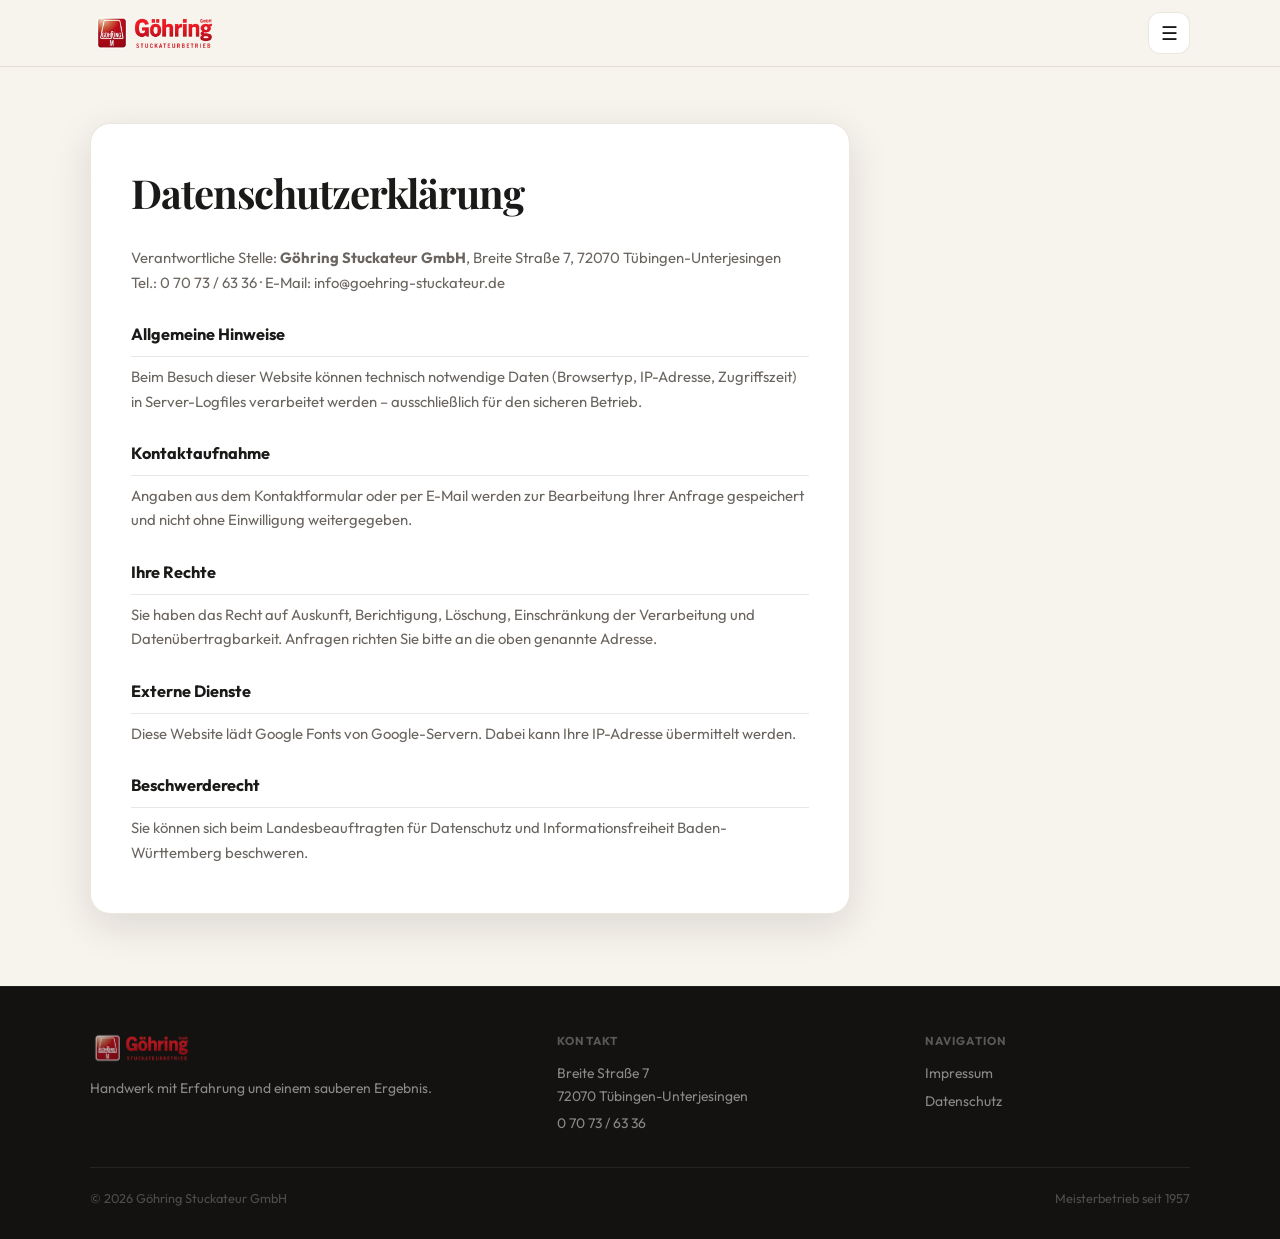
<file: datenschutz.html>
<!DOCTYPE html>
<html lang="de">
<head>
  <meta charset="UTF-8"/><meta name="viewport" content="width=device-width,initial-scale=1.0"/>
  <title>Datenschutz – Göhring Stuckateur GmbH</title>
  <link rel="preconnect" href="https://fonts.googleapis.com">
  <link rel="preconnect" href="https://fonts.gstatic.com" crossorigin>
  <link href="https://fonts.googleapis.com/css2?family=Playfair+Display:ital,wght@0,700;1,700&family=Outfit:wght@300;400;500;600;700&display=swap" rel="stylesheet">
  <link rel="stylesheet" href="styles.css"/>
</head>
<body>
<header class="site-header">
  <div class="container nav-wrap">
    <a href="index.html" class="brand"><img src="logo.png" alt="Göhring Stuckateur GmbH"></a>
    <button class="nav-toggle" aria-label="Menü">☰</button>
    <nav class="nav-dropdown">
      <a href="index.html">Startseite</a><a href="leistungen.html">Leistungen</a><a href="referenzen.html">Referenzen</a><a href="team.html">Team</a><a href="kontakt.html">Kontakt</a>
      <div class="nav-divider"></div><a href="impressum.html">Impressum</a><a href="datenschutz.html">Datenschutz</a>
    </nav>
  </div>
</header>
<main class="legal-page"><div class="container"><div class="legal-card">
  <h1>Datenschutzerklärung</h1>
  <p>Verantwortliche Stelle: <strong>Göhring Stuckateur GmbH</strong>, Breite Straße 7, 72070 Tübingen-Unterjesingen<br>
  Tel.: <a href="tel:+4970736336">0 70 73 / 63 36</a> · E-Mail: <a href="mailto:info@goehring-stuckateur.de">info@goehring-stuckateur.de</a></p>
  <h2>Allgemeine Hinweise</h2>
  <p>Beim Besuch dieser Website können technisch notwendige Daten (Browsertyp, IP-Adresse, Zugriffszeit) in Server-Logfiles verarbeitet werden – ausschließlich für den sicheren Betrieb.</p>
  <h2>Kontaktaufnahme</h2>
  <p>Angaben aus dem Kontaktformular oder per E-Mail werden zur Bearbeitung Ihrer Anfrage gespeichert und nicht ohne Einwilligung weitergegeben.</p>
  <h2>Ihre Rechte</h2>
  <p>Sie haben das Recht auf Auskunft, Berichtigung, Löschung, Einschränkung der Verarbeitung und Datenübertragbarkeit. Anfragen richten Sie bitte an die oben genannte Adresse.</p>
  <h2>Externe Dienste</h2>
  <p>Diese Website lädt Google Fonts von Google-Servern. Dabei kann Ihre IP-Adresse übermittelt werden.</p>
  <h2>Beschwerderecht</h2>
  <p>Sie können sich beim Landesbeauftragten für Datenschutz und Informationsfreiheit Baden-Württemberg beschweren.</p>
</div></div></main>
<footer class="site-footer"><div class="container">
  <div class="footer-grid">
    <div><img src="logo.png" alt="Logo" class="footer-logo"><p class="footer-tagline">Handwerk mit Erfahrung und einem sauberen Ergebnis.</p></div>
    <div><h4>Kontakt</h4><p>Breite Straße 7<br>72070 Tübingen-Unterjesingen</p><p><a href="tel:+4970736336">0 70 73 / 63 36</a></p></div>
    <div><h4>Navigation</h4><p><a href="impressum.html">Impressum</a></p><p><a href="datenschutz.html">Datenschutz</a></p></div>
  </div>
  <div class="footer-bottom"><span>© 2026 Göhring Stuckateur GmbH</span><span>Meisterbetrieb seit 1957</span></div>
</div></footer>
<script src="script.js"></script><script>initNav('datenschutz.html');</script>
</body></html>
</file>
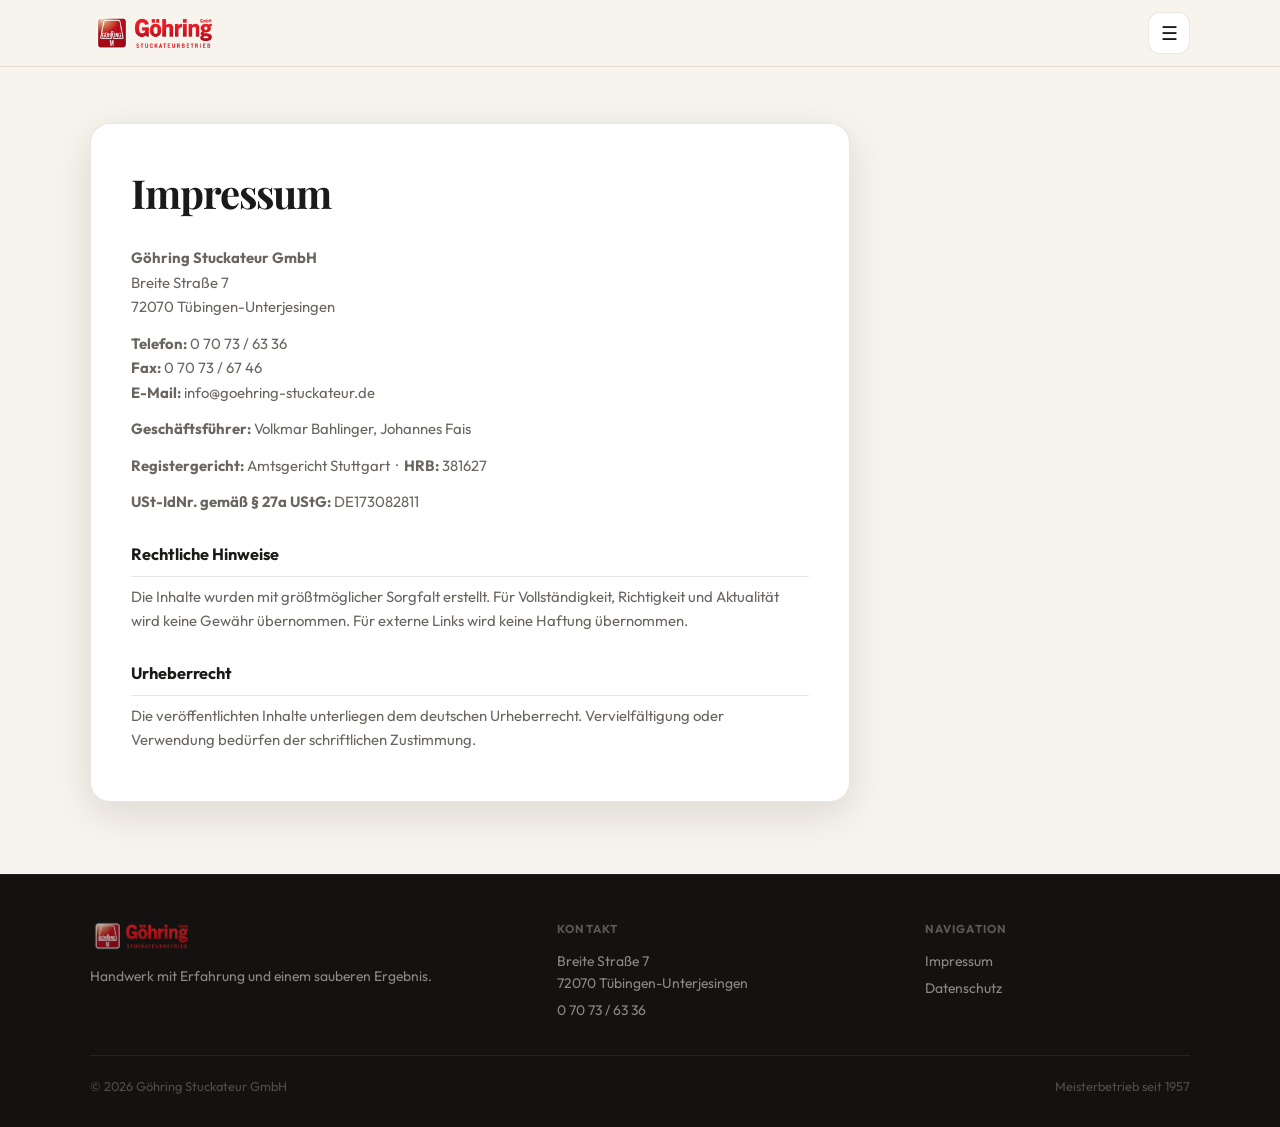
<file: impressum.html>
<!DOCTYPE html>
<html lang="de">
<head>
  <meta charset="UTF-8"/><meta name="viewport" content="width=device-width,initial-scale=1.0"/>
  <title>Impressum – Göhring Stuckateur GmbH</title>
  <link rel="preconnect" href="https://fonts.googleapis.com">
  <link rel="preconnect" href="https://fonts.gstatic.com" crossorigin>
  <link href="https://fonts.googleapis.com/css2?family=Playfair+Display:ital,wght@0,700;1,700&family=Outfit:wght@300;400;500;600;700&display=swap" rel="stylesheet">
  <link rel="stylesheet" href="styles.css"/>
</head>
<body>
<header class="site-header">
  <div class="container nav-wrap">
    <a href="index.html" class="brand"><img src="logo.png" alt="Göhring Stuckateur GmbH"></a>
    <button class="nav-toggle" aria-label="Menü">☰</button>
    <nav class="nav-dropdown">
      <a href="index.html">Startseite</a><a href="leistungen.html">Leistungen</a><a href="referenzen.html">Referenzen</a><a href="team.html">Team</a><a href="kontakt.html">Kontakt</a>
      <div class="nav-divider"></div><a href="impressum.html">Impressum</a><a href="datenschutz.html">Datenschutz</a>
    </nav>
  </div>
</header>
<main class="legal-page"><div class="container"><div class="legal-card">
  <h1>Impressum</h1>
  <p><strong>Göhring Stuckateur GmbH</strong><br>Breite Straße 7<br>72070 Tübingen-Unterjesingen</p>
  <p><strong>Telefon:</strong> <a href="tel:+4970736336">0 70 73 / 63 36</a><br><strong>Fax:</strong> 0 70 73 / 67 46<br><strong>E-Mail:</strong> <a href="mailto:info@goehring-stuckateur.de">info@goehring-stuckateur.de</a></p>
  <p><strong>Geschäftsführer:</strong> Volkmar Bahlinger, Johannes Fais</p>
  <p><strong>Registergericht:</strong> Amtsgericht Stuttgart &nbsp;·&nbsp; <strong>HRB:</strong> 381627</p>
  <p><strong>USt-IdNr. gemäß § 27a UStG:</strong> DE173082811</p>
  <h2>Rechtliche Hinweise</h2>
  <p>Die Inhalte wurden mit größtmöglicher Sorgfalt erstellt. Für Vollständigkeit, Richtigkeit und Aktualität wird keine Gewähr übernommen. Für externe Links wird keine Haftung übernommen.</p>
  <h2>Urheberrecht</h2>
  <p>Die veröffentlichten Inhalte unterliegen dem deutschen Urheberrecht. Vervielfältigung oder Verwendung bedürfen der schriftlichen Zustimmung.</p>
</div></div></main>
<footer class="site-footer"><div class="container">
  <div class="footer-grid">
    <div><img src="logo.png" alt="Logo" class="footer-logo"><p class="footer-tagline">Handwerk mit Erfahrung und einem sauberen Ergebnis.</p></div>
    <div><h4>Kontakt</h4><p>Breite Straße 7<br>72070 Tübingen-Unterjesingen</p><p><a href="tel:+4970736336">0 70 73 / 63 36</a></p></div>
    <div><h4>Navigation</h4><p><a href="impressum.html">Impressum</a></p><p><a href="datenschutz.html">Datenschutz</a></p></div>
  </div>
  <div class="footer-bottom"><span>© 2026 Göhring Stuckateur GmbH</span><span>Meisterbetrieb seit 1957</span></div>
</div></footer>
<script src="script.js"></script><script>initNav('impressum.html');</script>
</body></html>
</file>
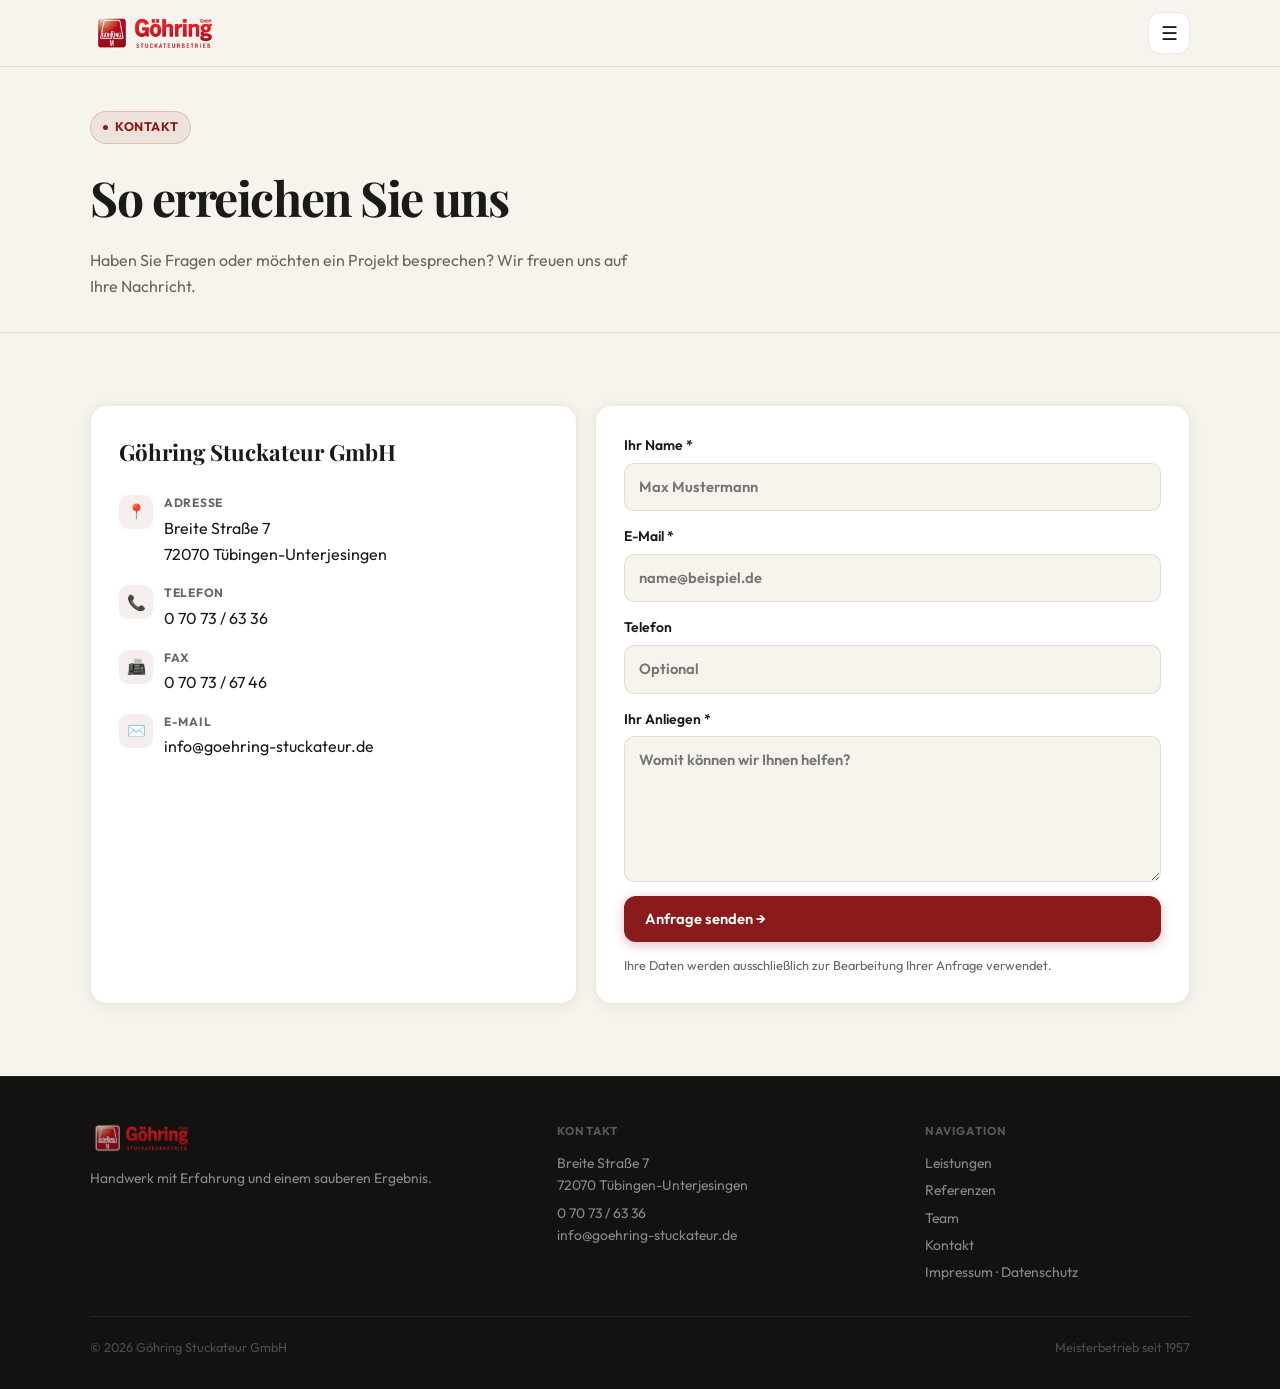
<file: kontakt.html>
<!DOCTYPE html>
<html lang="de">
<head>
  <meta charset="UTF-8"/><meta name="viewport" content="width=device-width,initial-scale=1.0"/>
  <title>Kontakt – Göhring Stuckateur GmbH</title>
  <link rel="preconnect" href="https://fonts.googleapis.com">
  <link rel="preconnect" href="https://fonts.gstatic.com" crossorigin>
  <link href="https://fonts.googleapis.com/css2?family=Playfair+Display:ital,wght@0,700;1,700&family=Outfit:wght@300;400;500;600;700&display=swap" rel="stylesheet">
  <link rel="stylesheet" href="styles.css"/>
</head>
<body>
<header class="site-header">
  <div class="container nav-wrap">
    <a href="index.html" class="brand"><img src="logo.png" alt="Göhring Stuckateur GmbH"></a>
    <button class="nav-toggle" aria-label="Menü">☰</button>
    <nav class="nav-dropdown">
      <a href="index.html">Startseite</a><a href="leistungen.html">Leistungen</a><a href="referenzen.html">Referenzen</a><a href="team.html">Team</a><a href="kontakt.html">Kontakt</a>
      <div class="nav-divider"></div><a href="impressum.html">Impressum</a><a href="datenschutz.html">Datenschutz</a>
    </nav>
  </div>
</header>
<main>
  <div class="page-hero section-alt"><div class="container">
    <div class="eyebrow">Kontakt</div>
    <h1>So erreichen Sie uns</h1>
    <p>Haben Sie Fragen oder möchten ein Projekt besprechen? Wir freuen uns auf Ihre Nachricht.</p>
  </div></div>
  <section class="section"><div class="container">
    <div class="contact-grid">
      <div class="contact-card">
        <h2>Göhring Stuckateur GmbH</h2>
        <div class="contact-detail">
          <div class="contact-detail-icon">📍</div>
          <div><strong>Adresse</strong><span>Breite Straße 7<br>72070 Tübingen-Unterjesingen</span></div>
        </div>
        <div class="contact-detail">
          <div class="contact-detail-icon">📞</div>
          <div><strong>Telefon</strong><a href="tel:+4970736336">0 70 73 / 63 36</a></div>
        </div>
        <div class="contact-detail">
          <div class="contact-detail-icon">📠</div>
          <div><strong>Fax</strong><span>0 70 73 / 67 46</span></div>
        </div>
        <div class="contact-detail">
          <div class="contact-detail-icon">✉️</div>
          <div><strong>E-Mail</strong><a href="mailto:info@goehring-stuckateur.de">info@goehring-stuckateur.de</a></div>
        </div>
      </div>
      <form class="contact-form" onsubmit="handleFormSubmit(event)">
        <label>Ihr Name *<input type="text" name="name" placeholder="Max Mustermann" required></label>
        <label>E-Mail *<input type="email" name="email" placeholder="name@beispiel.de" required></label>
        <label>Telefon<input type="text" name="phone" placeholder="Optional"></label>
        <label>Ihr Anliegen *<textarea name="message" rows="5" placeholder="Womit können wir Ihnen helfen?" required></textarea></label>
        <button class="btn btn-primary" type="submit">Anfrage senden →</button>
        <p class="form-note">Ihre Daten werden ausschließlich zur Bearbeitung Ihrer Anfrage verwendet.</p>
      </form>
    </div>
  </div></section>
</main>
<footer class="site-footer"><div class="container">
  <div class="footer-grid">
    <div><img src="logo.png" alt="Logo" class="footer-logo"><p class="footer-tagline">Handwerk mit Erfahrung und einem sauberen Ergebnis.</p></div>
    <div><h4>Kontakt</h4><p>Breite Straße 7<br>72070 Tübingen-Unterjesingen</p><p><a href="tel:+4970736336">0 70 73 / 63 36</a><br><a href="mailto:info@goehring-stuckateur.de">info@goehring-stuckateur.de</a></p></div>
    <div><h4>Navigation</h4><p><a href="leistungen.html">Leistungen</a></p><p><a href="referenzen.html">Referenzen</a></p><p><a href="team.html">Team</a></p><p><a href="kontakt.html">Kontakt</a></p><p><a href="impressum.html">Impressum</a> · <a href="datenschutz.html">Datenschutz</a></p></div>
  </div>
  <div class="footer-bottom"><span>© 2026 Göhring Stuckateur GmbH</span><span>Meisterbetrieb seit 1957</span></div>
</div></footer>
<script src="script.js"></script><script>initNav('kontakt.html');</script>
</body></html>
</file>
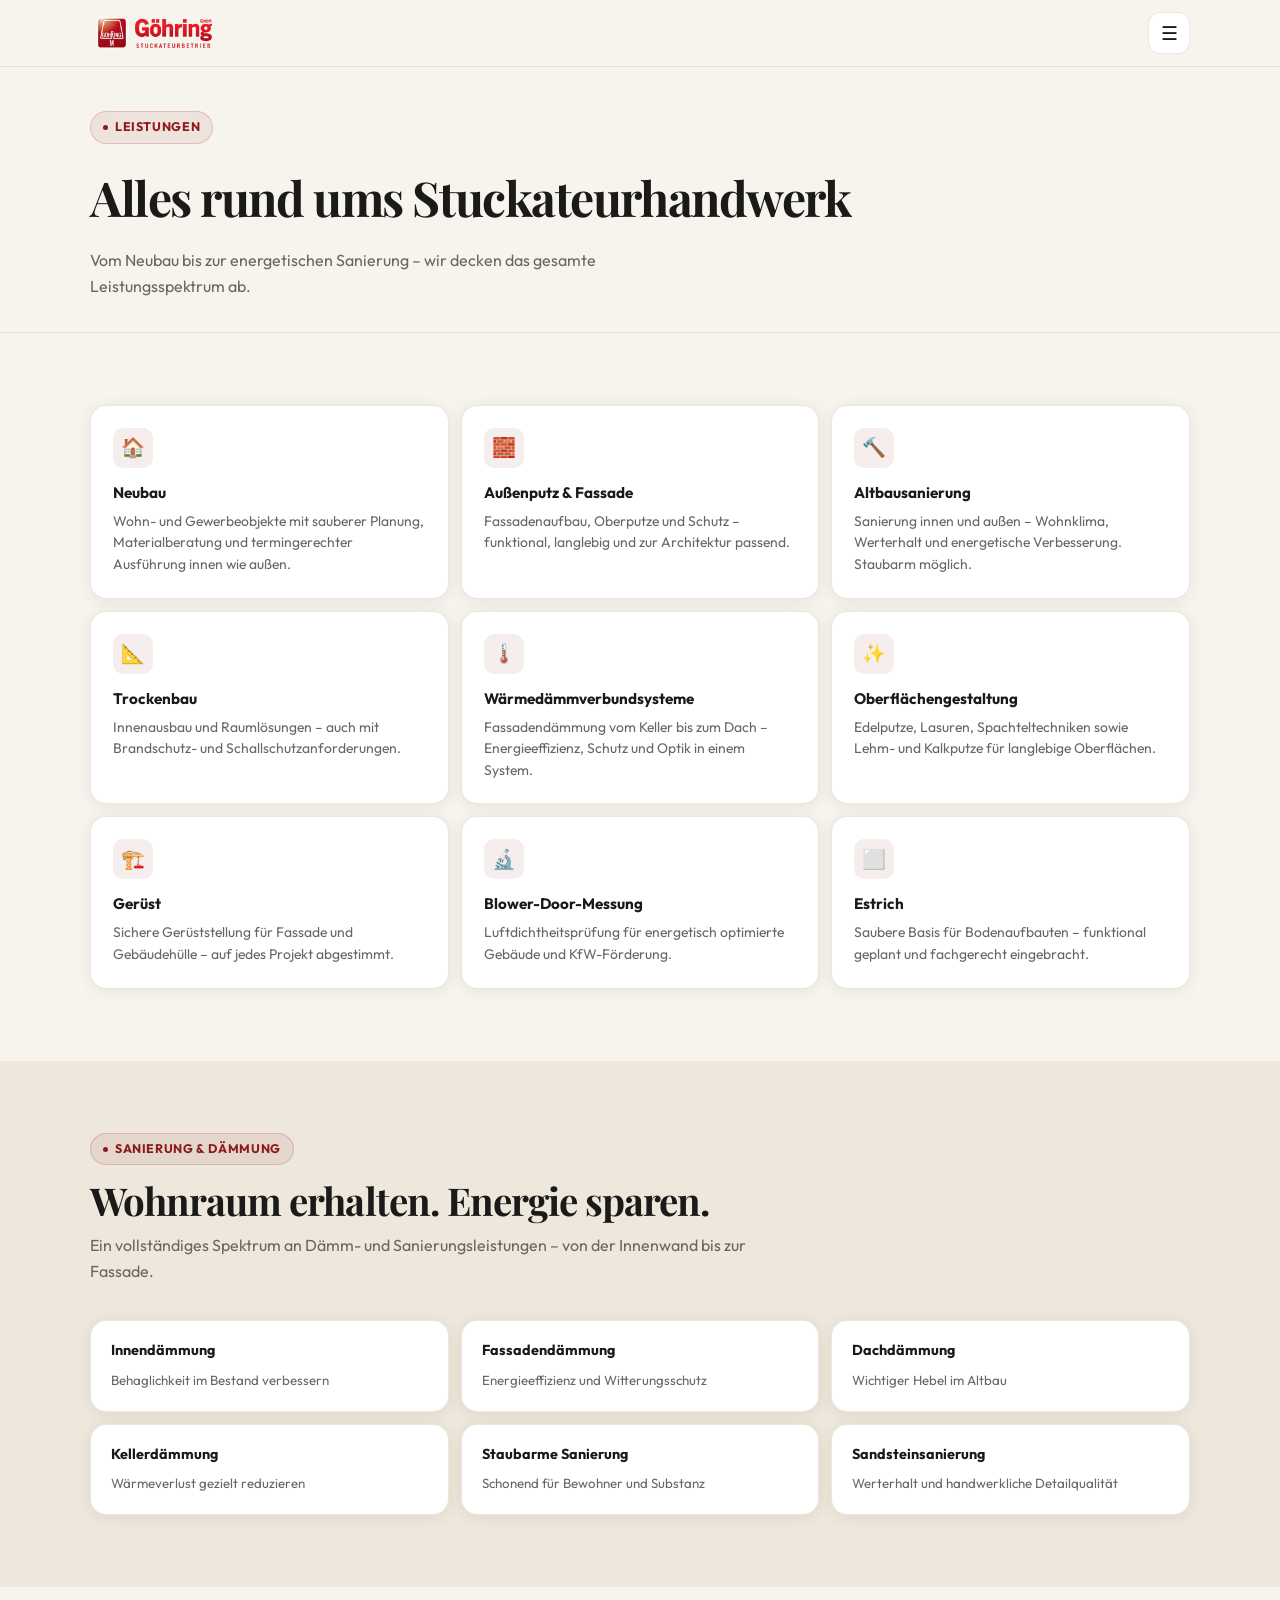
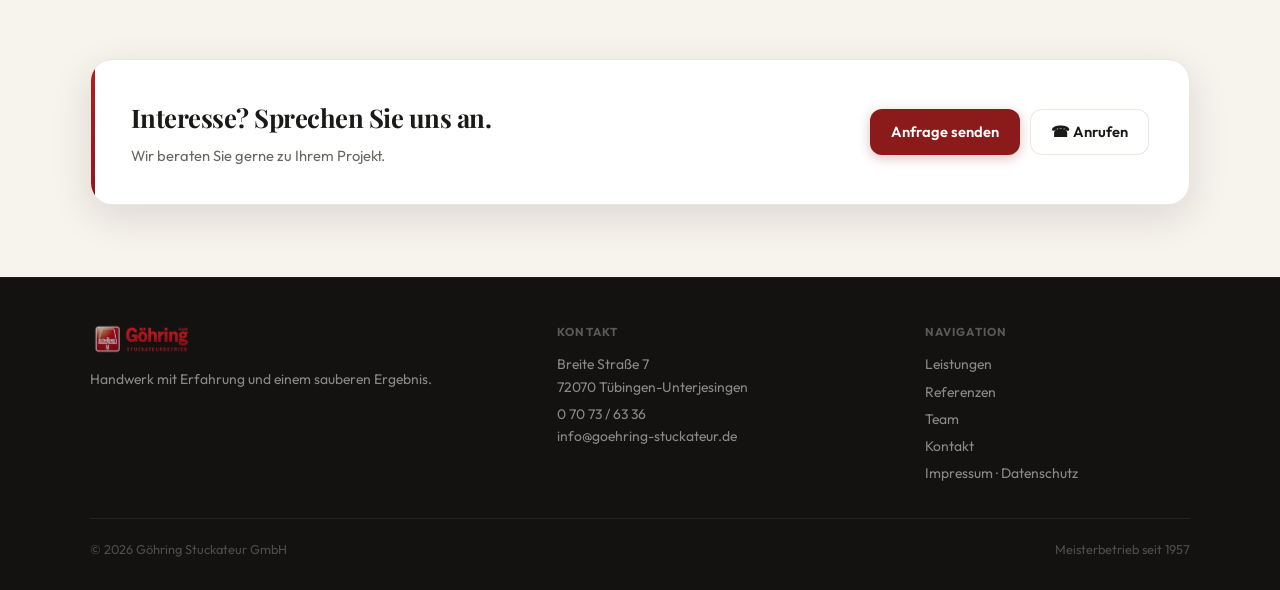
<file: leistungen.html>
<!DOCTYPE html>
<html lang="de">
<head>
  <meta charset="UTF-8"/><meta name="viewport" content="width=device-width,initial-scale=1.0"/>
  <title>Leistungen – Göhring Stuckateur GmbH</title>
  <link rel="preconnect" href="https://fonts.googleapis.com">
  <link rel="preconnect" href="https://fonts.gstatic.com" crossorigin>
  <link href="https://fonts.googleapis.com/css2?family=Playfair+Display:ital,wght@0,700;1,700&family=Outfit:wght@300;400;500;600;700&display=swap" rel="stylesheet">
  <link rel="stylesheet" href="styles.css"/>
</head>
<body>
<header class="site-header">
  <div class="container nav-wrap">
    <a href="index.html" class="brand"><img src="logo.png" alt="Göhring Stuckateur GmbH"></a>
    <button class="nav-toggle" aria-label="Menü">☰</button>
    <nav class="nav-dropdown">
      <a href="index.html">Startseite</a><a href="leistungen.html">Leistungen</a><a href="referenzen.html">Referenzen</a><a href="team.html">Team</a><a href="kontakt.html">Kontakt</a>
      <div class="nav-divider"></div><a href="impressum.html">Impressum</a><a href="datenschutz.html">Datenschutz</a>
    </nav>
  </div>
</header>
<main>
  <div class="page-hero"><div class="container">
    <div class="eyebrow">Leistungen</div>
    <h1>Alles rund ums Stuckateurhandwerk</h1>
    <p>Vom Neubau bis zur energetischen Sanierung – wir decken das gesamte Leistungsspektrum ab.</p>
  </div></div>

  <section class="section"><div class="container">
    <div class="cards cards-3">
      <article class="card"><div class="card-icon">🏠</div><h3>Neubau</h3><p>Wohn- und Gewerbeobjekte mit sauberer Planung, Materialberatung und termingerechter Ausführung innen wie außen.</p></article>
      <article class="card"><div class="card-icon">🧱</div><h3>Außenputz &amp; Fassade</h3><p>Fassadenaufbau, Oberputze und Schutz – funktional, langlebig und zur Architektur passend.</p></article>
      <article class="card"><div class="card-icon">🔨</div><h3>Altbausanierung</h3><p>Sanierung innen und außen – Wohnklima, Werterhalt und energetische Verbesserung. Staubarm möglich.</p></article>
      <article class="card"><div class="card-icon">📐</div><h3>Trockenbau</h3><p>Innenausbau und Raumlösungen – auch mit Brandschutz- und Schallschutzanforderungen.</p></article>
      <article class="card"><div class="card-icon">🌡️</div><h3>Wärmedämmverbundsysteme</h3><p>Fassadendämmung vom Keller bis zum Dach – Energieeffizienz, Schutz und Optik in einem System.</p></article>
      <article class="card"><div class="card-icon">✨</div><h3>Oberflächengestaltung</h3><p>Edelputze, Lasuren, Spachteltechniken sowie Lehm- und Kalkputze für langlebige Oberflächen.</p></article>
      <article class="card"><div class="card-icon">🏗️</div><h3>Gerüst</h3><p>Sichere Gerüststellung für Fassade und Gebäudehülle – auf jedes Projekt abgestimmt.</p></article>
      <article class="card"><div class="card-icon">🔬</div><h3>Blower-Door-Messung</h3><p>Luftdichtheitsprüfung für energetisch optimierte Gebäude und KfW-Förderung.</p></article>
      <article class="card"><div class="card-icon">⬜</div><h3>Estrich</h3><p>Saubere Basis für Bodenaufbauten – funktional geplant und fachgerecht eingebracht.</p></article>
    </div>
  </div></section>

  <section class="section section-alt"><div class="container">
    <div class="section-head">
      <div class="eyebrow">Sanierung &amp; Dämmung</div>
      <h2>Wohnraum erhalten. Energie sparen.</h2>
      <p class="section-lead">Ein vollständiges Spektrum an Dämm- und Sanierungsleistungen – von der Innenwand bis zur Fassade.</p>
    </div>
    <div class="feature-grid">
      <div class="feature-box"><strong>Innendämmung</strong><span>Behaglichkeit im Bestand verbessern</span></div>
      <div class="feature-box"><strong>Fassadendämmung</strong><span>Energieeffizienz und Witterungsschutz</span></div>
      <div class="feature-box"><strong>Dachdämmung</strong><span>Wichtiger Hebel im Altbau</span></div>
      <div class="feature-box"><strong>Kellerdämmung</strong><span>Wärmeverlust gezielt reduzieren</span></div>
      <div class="feature-box"><strong>Staubarme Sanierung</strong><span>Schonend für Bewohner und Substanz</span></div>
      <div class="feature-box"><strong>Sandsteinsanierung</strong><span>Werterhalt und handwerkliche Detailqualität</span></div>
    </div>
  </div></section>

  <section class="section"><div class="container"><div class="cta-panel">
    <div><h2>Interesse? Sprechen Sie uns an.</h2><p>Wir beraten Sie gerne zu Ihrem Projekt.</p></div>
    <div class="cta-actions">
      <a class="btn btn-primary" href="kontakt.html">Anfrage senden</a>
      <a class="btn btn-secondary" href="tel:+4970736336">☎ Anrufen</a>
    </div>
  </div></div></section>
</main>
<footer class="site-footer"><div class="container">
  <div class="footer-grid">
    <div><img src="logo.png" alt="Logo" class="footer-logo"><p class="footer-tagline">Handwerk mit Erfahrung und einem sauberen Ergebnis.</p></div>
    <div><h4>Kontakt</h4><p>Breite Straße 7<br>72070 Tübingen-Unterjesingen</p><p><a href="tel:+4970736336">0 70 73 / 63 36</a><br><a href="mailto:info@goehring-stuckateur.de">info@goehring-stuckateur.de</a></p></div>
    <div><h4>Navigation</h4><p><a href="leistungen.html">Leistungen</a></p><p><a href="referenzen.html">Referenzen</a></p><p><a href="team.html">Team</a></p><p><a href="kontakt.html">Kontakt</a></p><p><a href="impressum.html">Impressum</a> · <a href="datenschutz.html">Datenschutz</a></p></div>
  </div>
  <div class="footer-bottom"><span>© 2026 Göhring Stuckateur GmbH</span><span>Meisterbetrieb seit 1957</span></div>
</div></footer>
<script src="script.js"></script><script>initNav('leistungen.html');</script>
</body></html>
</file>
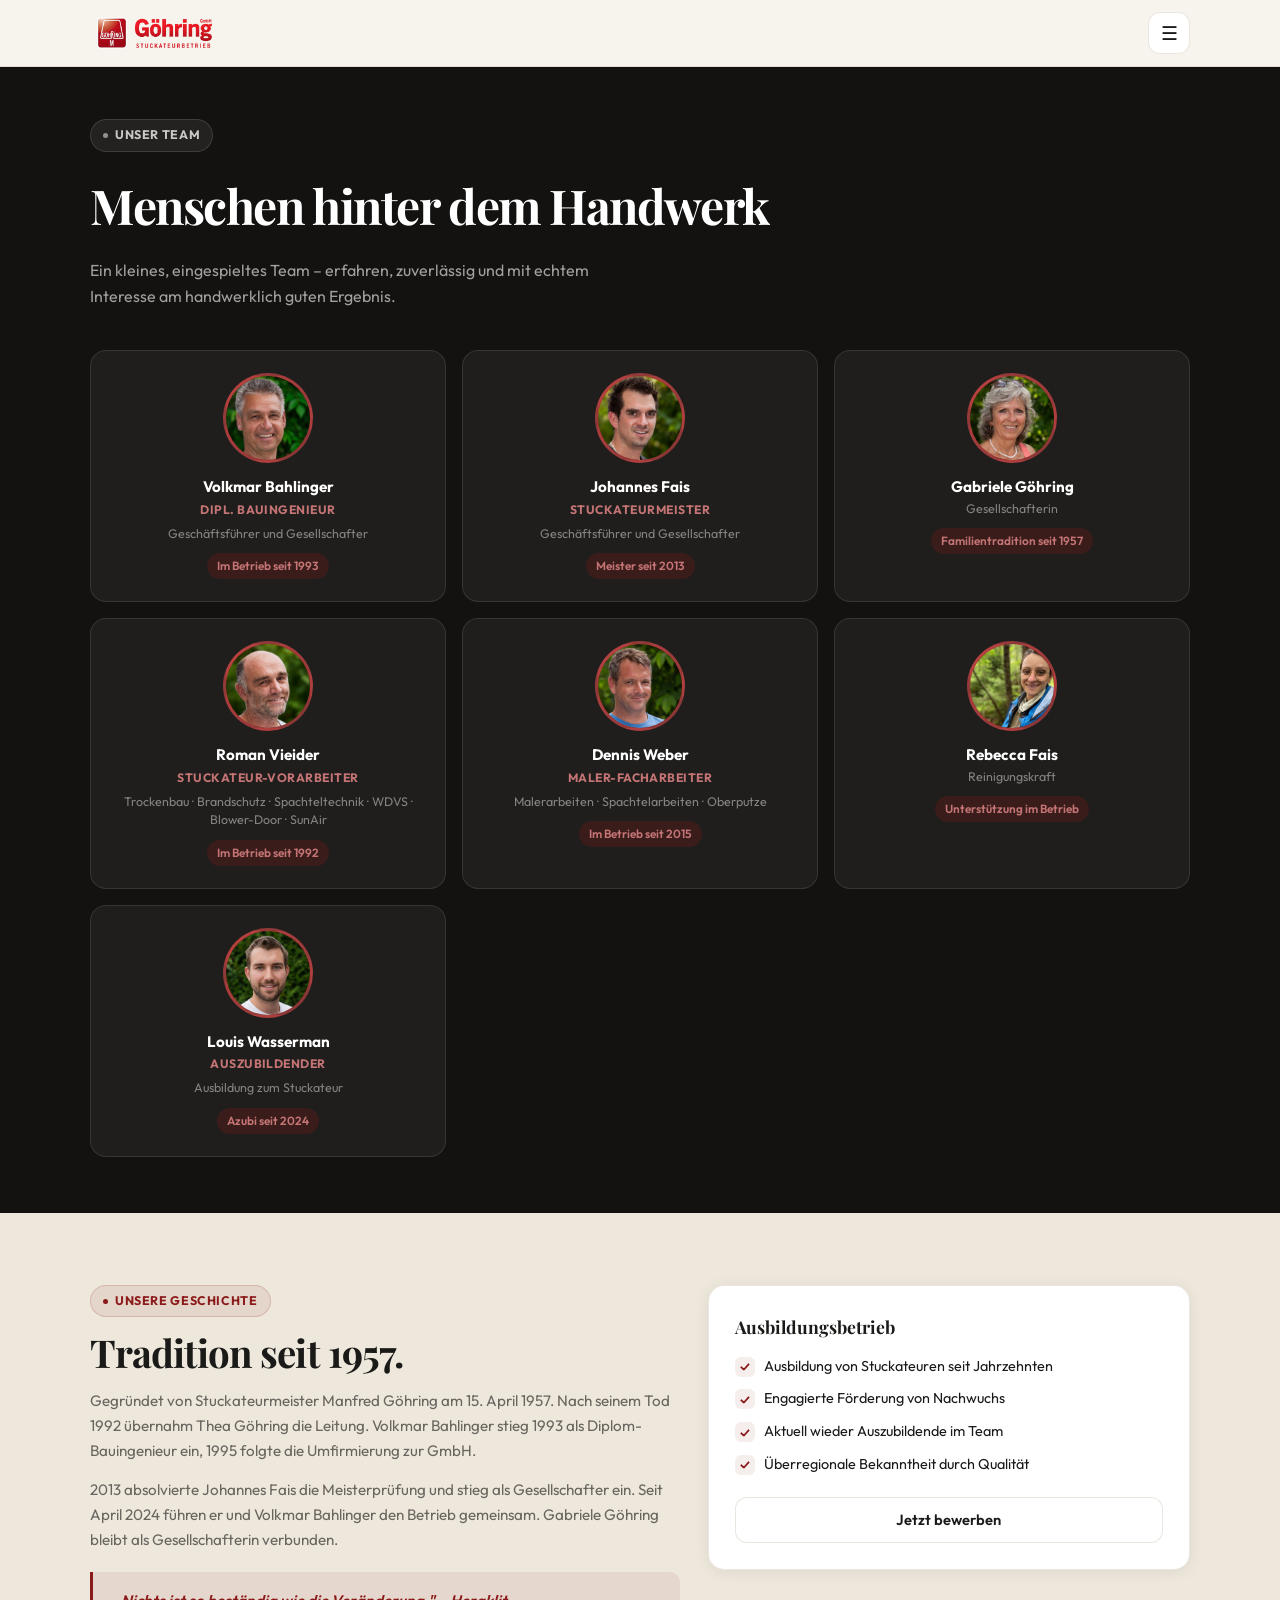
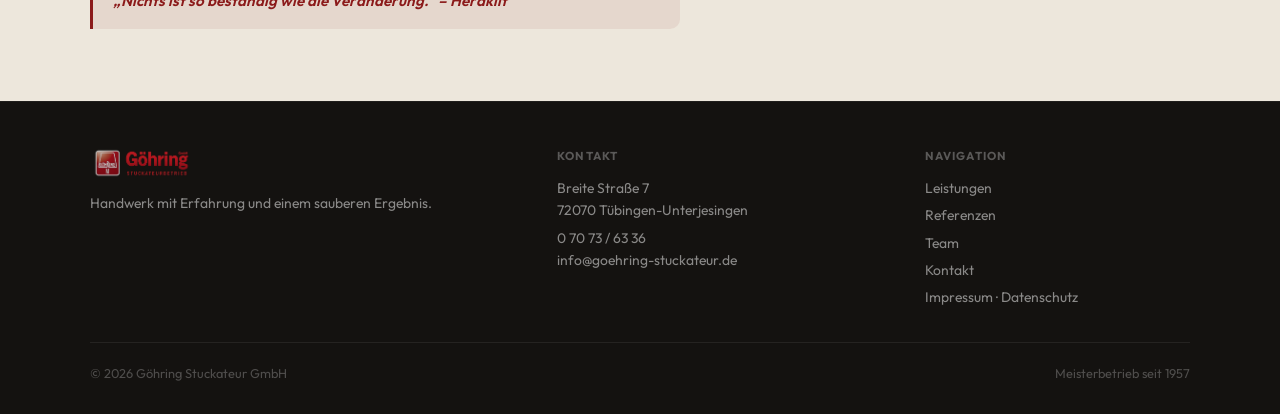
<file: team.html>
<!DOCTYPE html>
<html lang="de">
<head>
  <meta charset="UTF-8"/><meta name="viewport" content="width=device-width,initial-scale=1.0"/>
  <title>Team – Göhring Stuckateur GmbH</title>
  <link rel="preconnect" href="https://fonts.googleapis.com">
  <link rel="preconnect" href="https://fonts.gstatic.com" crossorigin>
  <link href="https://fonts.googleapis.com/css2?family=Playfair+Display:ital,wght@0,700;1,700&family=Outfit:wght@300;400;500;600;700&display=swap" rel="stylesheet">
  <link rel="stylesheet" href="styles.css"/>
</head>
<body>
<header class="site-header">
  <div class="container nav-wrap">
    <a href="index.html" class="brand"><img src="logo.png" alt="Göhring Stuckateur GmbH"></a>
    <button class="nav-toggle" aria-label="Menü">☰</button>
    <nav class="nav-dropdown">
      <a href="index.html">Startseite</a><a href="leistungen.html">Leistungen</a><a href="referenzen.html">Referenzen</a><a href="team.html">Team</a><a href="kontakt.html">Kontakt</a>
      <div class="nav-divider"></div><a href="impressum.html">Impressum</a><a href="datenschutz.html">Datenschutz</a>
    </nav>
  </div>
</header>
<main>
  <section class="section-dark" style="padding:52px 0 56px">
    <div class="container">
      <div class="eyebrow">Unser Team</div>
      <h1 style="font-family:'Playfair Display',serif;font-size:clamp(2rem,4vw,3rem);letter-spacing:-.03em;color:#fff;margin-bottom:12px">Menschen hinter dem Handwerk</h1>
      <p style="color:rgba(255,255,255,.6);max-width:500px">Ein kleines, eingespieltes Team – erfahren, zuverlässig und mit echtem Interesse am handwerklich guten Ergebnis.</p>

      <div class="team-grid" style="margin-top:40px">
        <div class="team-card">
          <div class="team-avatar"><img src="volkmar-bahlinger.jpg" alt="Volkmar Bahlinger"></div>
          <h3>Volkmar Bahlinger</h3>
          <div class="role-title">Dipl. Bauingenieur</div>
          <div class="role">Geschäftsführer und Gesellschafter</div>
          <span class="since">Im Betrieb seit 1993</span>
        </div>
        <div class="team-card">
          <div class="team-avatar"><img src="johannes-fais.jpg" alt="Johannes Fais"></div>
          <h3>Johannes Fais</h3>
          <div class="role-title">Stuckateurmeister</div>
          <div class="role">Geschäftsführer und Gesellschafter</div>
          <span class="since">Meister seit 2013</span>
        </div>
        <div class="team-card">
          <div class="team-avatar"><img src="gabriele-goehring.jpg" alt="Gabriele Göhring"></div>
          <h3>Gabriele Göhring</h3>
          <div class="role">Gesellschafterin</div>
          <span class="since">Familientradition seit 1957</span>
        </div>
        <div class="team-card">
          <div class="team-avatar"><img src="roman-vieider.jpg" alt="Roman Vieider"></div>
          <h3>Roman Vieider</h3>
          <div class="role-title">Stuckateur-Vorarbeiter</div>
          <div class="role">Trockenbau · Brandschutz · Spachteltechnik · WDVS · Blower-Door · SunAir</div>
          <span class="since">Im Betrieb seit 1992</span>
        </div>
        <div class="team-card">
          <div class="team-avatar"><img src="dennis-weber.jpg" alt="Dennis Weber"></div>
          <h3>Dennis Weber</h3>
          <div class="role-title">Maler-Facharbeiter</div>
          <div class="role">Malerarbeiten · Spachtelarbeiten · Oberputze</div>
          <span class="since">Im Betrieb seit 2015</span>
        </div>
        <div class="team-card">
          <div class="team-avatar"><img src="IMG_5150.jpeg" alt="Rebecca Fais"></div>
          <h3>Rebecca Fais</h3>
          <div class="role">Reinigungskraft</div>
          <span class="since">Unterstützung im Betrieb</span>
        </div>
        <div class="team-card">
          <div class="team-avatar"><img src="louis-wasserman.jpg" alt="Louis Wasserman"></div>
          <h3>Louis Wasserman</h3>
          <div class="role-title">Auszubildender</div>
          <div class="role">Ausbildung zum Stuckateur</div>
          <span class="since">Azubi seit 2024</span>
        </div>
      </div>
    </div>
  </section>

  <section class="section section-alt"><div class="container">
    <div class="split">
      <div>
        <div class="eyebrow">Unsere Geschichte</div>
        <h2>Tradition seit 1957.</h2>
        <p>Gegründet von Stuckateurmeister Manfred Göhring am 15. April 1957. Nach seinem Tod 1992 übernahm Thea Göhring die Leitung. Volkmar Bahlinger stieg 1993 als Diplom-Bauingenieur ein, 1995 folgte die Umfirmierung zur GmbH.</p>
        <p>2013 absolvierte Johannes Fais die Meisterprüfung und stieg als Gesellschafter ein. Seit April 2024 führen er und Volkmar Bahlinger den Betrieb gemeinsam. Gabriele Göhring bleibt als Gesellschafterin verbunden.</p>
        <div class="firm-quote"><p>„Nichts ist so beständig wie die Veränderung." – Heraklit</p></div>
      </div>
      <div class="info-panel">
        <h3>Ausbildungsbetrieb</h3>
        <ul class="check-list">
          <li>Ausbildung von Stuckateuren seit Jahrzehnten</li>
          <li>Engagierte Förderung von Nachwuchs</li>
          <li>Aktuell wieder Auszubildende im Team</li>
          <li>Überregionale Bekanntheit durch Qualität</li>
        </ul>
        <div style="margin-top:20px">
          <a class="btn btn-secondary" href="kontakt.html" style="width:100%;justify-content:center">Jetzt bewerben</a>
        </div>
      </div>
    </div>
  </div></section>
</main>
<footer class="site-footer"><div class="container">
  <div class="footer-grid">
    <div><img src="logo.png" alt="Logo" class="footer-logo"><p class="footer-tagline">Handwerk mit Erfahrung und einem sauberen Ergebnis.</p></div>
    <div><h4>Kontakt</h4><p>Breite Straße 7<br>72070 Tübingen-Unterjesingen</p><p><a href="tel:+4970736336">0 70 73 / 63 36</a><br><a href="mailto:info@goehring-stuckateur.de">info@goehring-stuckateur.de</a></p></div>
    <div><h4>Navigation</h4><p><a href="leistungen.html">Leistungen</a></p><p><a href="referenzen.html">Referenzen</a></p><p><a href="team.html">Team</a></p><p><a href="kontakt.html">Kontakt</a></p><p><a href="impressum.html">Impressum</a> · <a href="datenschutz.html">Datenschutz</a></p></div>
  </div>
  <div class="footer-bottom"><span>© 2026 Göhring Stuckateur GmbH</span><span>Meisterbetrieb seit 1957</span></div>
</div></footer>
<script src="script.js"></script><script>initNav('team.html');</script>
</body></html>
</file>
<file: styles.css>
@import url('https://fonts.googleapis.com/css2?family=Playfair+Display:ital,wght@0,700;1,700&family=Outfit:wght@300;400;500;600;700&display=swap');

:root {
  --bg: #f7f3ed;
  --surface: #ffffff;
  --text: #1a1a18;
  --muted: #6b6560;
  --line: rgba(26,26,24,0.1);
  --line-warm: rgba(130,90,50,0.15);
  --accent: #8b1a1a;
  --accent-mid: #b02020;
  --accent-light: rgba(139,26,26,0.08);
  --dark: #141210;
  --dark-2: #1e1a17;
  --radius: 16px;
  --shadow: 0 2px 16px rgba(26,22,18,0.07);
  --shadow-lg: 0 12px 40px rgba(26,22,18,0.12);
}

*{box-sizing:border-box;margin:0;padding:0}
html{scroll-behavior:smooth}
body{font-family:'Outfit',sans-serif;background:var(--bg);color:var(--text);line-height:1.65;-webkit-font-smoothing:antialiased}
a{color:inherit;text-decoration:none}
img{max-width:100%;display:block}
.container{width:min(1100px,calc(100% - 32px));margin:0 auto}

/* ── HEADER ── */
.site-header{
  position:sticky;top:0;z-index:200;
  background:rgba(247,243,237,0.94);
  backdrop-filter:blur(18px);
  border-bottom:1px solid var(--line-warm);
}
.nav-wrap{
  display:flex;align-items:center;justify-content:space-between;
  min-height:66px;gap:16px;position:relative;
}
.brand img{height:42px;width:auto}

.nav-toggle{
  display:flex;align-items:center;justify-content:center;
  width:42px;height:42px;border-radius:12px;
  border:1px solid var(--line-warm);background:var(--surface);
  cursor:pointer;font-size:1.2rem;color:var(--text);transition:background .2s;
}
.nav-toggle:hover{background:var(--accent-light)}

.nav-dropdown{
  position:absolute;top:calc(100% + 8px);right:0;
  background:var(--surface);border:1px solid var(--line-warm);
  border-radius:var(--radius);box-shadow:var(--shadow-lg);
  padding:8px;min-width:200px;
  display:none;flex-direction:column;gap:2px;z-index:300;
}
.nav-dropdown.open{display:flex}
.nav-dropdown a{
  padding:10px 14px;border-radius:10px;
  font-weight:500;font-size:.92rem;color:var(--muted);
  transition:background .15s,color .15s;
}
.nav-dropdown a:hover,.nav-dropdown a.active{background:var(--accent-light);color:var(--accent)}
.nav-divider{height:1px;background:var(--line);margin:4px 6px}

/* ── BUTTONS ── */
.btn{
  display:inline-flex;align-items:center;gap:7px;
  min-height:46px;padding:0 20px;border-radius:12px;
  font-weight:600;font-size:.92rem;border:1.5px solid transparent;
  cursor:pointer;transition:all .18s;font-family:'Outfit',sans-serif;
}
.btn-primary{background:var(--accent);color:#fff;box-shadow:0 3px 12px rgba(139,26,26,.28)}
.btn-primary:hover{background:#6e1212;transform:translateY(-1px);box-shadow:0 5px 18px rgba(139,26,26,.36)}
.btn-secondary{background:var(--surface);border-color:var(--line-warm);color:var(--text)}
.btn-secondary:hover{background:#f0ebe3;transform:translateY(-1px)}

/* ── EYEBROW ── */
.eyebrow{
  display:inline-flex;align-items:center;gap:7px;
  padding:5px 12px;border-radius:999px;
  background:var(--accent-light);border:1px solid rgba(139,26,26,.18);
  color:var(--accent);font-size:.78rem;font-weight:700;
  letter-spacing:.05em;text-transform:uppercase;margin-bottom:14px;
}
.eyebrow::before{content:'';width:5px;height:5px;border-radius:50%;background:var(--accent)}

/* ── HERO ── */
.hero{padding:64px 0 52px}
.hero-grid{display:grid;grid-template-columns:1fr 1fr;gap:48px;align-items:center}
.hero h1{
  font-family:'Playfair Display',serif;
  font-size:clamp(2.2rem,5vw,4rem);
  letter-spacing:-.035em;line-height:1.06;margin-bottom:18px;
}
.hero h1 em{font-style:italic;color:var(--accent)}
.hero-lead{color:var(--muted);font-size:1.02rem;margin-bottom:26px;max-width:500px}
.hero-actions{display:flex;gap:10px;flex-wrap:wrap;margin-bottom:28px}
.hero-facts{list-style:none;display:flex;gap:20px;flex-wrap:wrap}
.hero-facts li{display:flex;align-items:center;gap:6px;color:var(--muted);font-weight:600;font-size:.84rem}
.hero-facts li::before{content:'✓';color:var(--accent);font-weight:800}

/* Hero-Bild */
.hero-img-wrap{
  border-radius:24px;overflow:hidden;
  box-shadow:var(--shadow-lg);
  aspect-ratio:4/3;
  position:relative;
}
.hero-img-wrap img{width:100%;height:100%;object-fit:cover}
.hero-img-badge{
  position:absolute;bottom:20px;left:20px;
  background:rgba(20,18,16,.82);backdrop-filter:blur(8px);
  color:#fff;padding:10px 16px;border-radius:12px;
  display:flex;align-items:center;gap:10px;
}
.hero-img-badge strong{font-family:'Playfair Display',serif;font-size:1.5rem;line-height:1}
.hero-img-badge span{font-size:.78rem;opacity:.7;line-height:1.3}

/* ── TRUST BAR ── */
.trust-bar{padding-bottom:18px}
.trust-grid{display:grid;grid-template-columns:repeat(3,1fr);gap:12px}
.trust-item{
  background:var(--surface);border:1px solid var(--line-warm);
  border-radius:var(--radius);padding:18px 20px;
  display:flex;align-items:flex-start;gap:12px;box-shadow:var(--shadow);
}
.trust-icon{width:38px;height:38px;border-radius:10px;background:var(--accent-light);display:grid;place-items:center;font-size:1.1rem;flex-shrink:0}
.trust-item strong{display:block;font-size:.9rem;margin-bottom:2px}
.trust-item span{color:var(--muted);font-size:.82rem}

/* ── SECTIONS ── */
.section{padding:72px 0}
.section-alt{background:#ede7dc}
.section-dark{background:var(--dark);color:#fff}
.section-dark p,.section-dark .section-lead{color:rgba(255,255,255,.6)}
.section-dark .eyebrow{color:rgba(255,255,255,.75);background:rgba(255,255,255,.07);border-color:rgba(255,255,255,.12)}
.section-dark .eyebrow::before{background:rgba(255,255,255,.5)}

.section-head{margin-bottom:36px;max-width:700px}
.section-head h2{
  font-family:'Playfair Display',serif;
  font-size:clamp(1.8rem,3vw,2.6rem);
  letter-spacing:-.025em;line-height:1.1;margin-bottom:10px;
}
.section-lead{color:var(--muted)}

/* ── CARDS ── */
.cards{display:grid;gap:12px}
.cards-3{grid-template-columns:repeat(3,minmax(0,1fr))}
.card{
  background:var(--surface);border:1px solid var(--line-warm);
  border-radius:var(--radius);padding:22px;box-shadow:var(--shadow);
  transition:transform .2s,box-shadow .2s,border-color .2s;
}
.card:hover{transform:translateY(-2px);box-shadow:var(--shadow-lg);border-color:rgba(139,26,26,.22)}
.card-icon{width:40px;height:40px;border-radius:10px;background:var(--accent-light);display:grid;place-items:center;font-size:1.2rem;margin-bottom:12px}
.card h3{font-size:.95rem;font-weight:700;margin-bottom:6px}
.card p{color:var(--muted);font-size:.87rem;line-height:1.55}

/* ── SPLIT ── */
.split{display:grid;grid-template-columns:1.1fr 0.9fr;gap:28px;align-items:start}
.split h2{font-family:'Playfair Display',serif;font-size:clamp(1.7rem,3vw,2.4rem);letter-spacing:-.025em;line-height:1.1;margin-bottom:14px}
.split p{color:var(--muted);margin-bottom:14px;font-size:.95rem}
.info-panel{background:var(--surface);border:1px solid var(--line-warm);border-radius:var(--radius);box-shadow:var(--shadow);padding:26px}
.info-panel h3{font-family:'Playfair Display',serif;font-size:1.1rem;margin-bottom:14px}
.check-list{list-style:none;display:flex;flex-direction:column;gap:9px}
.check-list li{display:flex;align-items:center;gap:9px;font-size:.9rem}
.check-list li::before{content:'✓';width:20px;height:20px;border-radius:6px;background:var(--accent-light);color:var(--accent);font-weight:800;font-size:.72rem;display:grid;place-items:center;flex-shrink:0}
.firm-quote{margin-top:20px;padding:16px 20px;border-left:3px solid var(--accent);background:var(--accent-light);border-radius:0 10px 10px 0}
.firm-quote p{color:var(--accent)!important;font-style:italic;font-weight:600;margin:0!important}

/* ── FEATURE GRID ── */
.feature-grid{display:grid;grid-template-columns:repeat(3,1fr);gap:12px}
.feature-box{background:var(--surface);border:1px solid var(--line-warm);border-radius:var(--radius);padding:18px 20px;box-shadow:var(--shadow)}
.feature-box strong{display:block;font-weight:700;font-size:.9rem;margin-bottom:3px}
.feature-box span{color:var(--muted);font-size:.83rem}

/* ── GALERIE ── */
.gallery-section{padding:72px 0}
.gallery-tabs{display:flex;gap:8px;flex-wrap:wrap;margin-bottom:28px}
.gallery-tab{
  padding:8px 16px;border-radius:999px;
  border:1.5px solid var(--line-warm);background:var(--surface);
  font-weight:600;font-size:.85rem;cursor:pointer;
  transition:all .18s;color:var(--muted);
}
.gallery-tab:hover{border-color:var(--accent);color:var(--accent)}
.gallery-tab.active{background:var(--accent);border-color:var(--accent);color:#fff}

.gallery-grid{
  display:grid;
  grid-template-columns:repeat(3,1fr);
  gap:10px;
}
.gallery-item{
  border-radius:12px;overflow:hidden;
  aspect-ratio:3/2;cursor:pointer;position:relative;
}
.gallery-item img{width:100%;height:100%;object-fit:cover;transition:transform .3s}
.gallery-item:hover img{transform:scale(1.04)}
.gallery-item-overlay{
  position:absolute;inset:0;
  background:rgba(20,18,16,0);
  display:flex;align-items:center;justify-content:center;
  transition:background .2s;
}
.gallery-item:hover .gallery-item-overlay{background:rgba(20,18,16,.3)}
.gallery-item-overlay span{
  color:#fff;font-size:1.6rem;opacity:0;
  transition:opacity .2s;
}
.gallery-item:hover .gallery-item-overlay span{opacity:1}

/* Lightbox */
.lightbox{
  position:fixed;inset:0;z-index:999;
  background:rgba(0,0,0,.92);backdrop-filter:blur(8px);
  display:none;align-items:center;justify-content:center;
  padding:20px;
}
.lightbox.open{display:flex}
.lightbox-img{max-width:90vw;max-height:85vh;border-radius:10px;object-fit:contain}
.lightbox-close{
  position:fixed;top:20px;right:20px;
  width:44px;height:44px;border-radius:50%;
  background:rgba(255,255,255,.15);border:0;color:#fff;
  font-size:1.3rem;cursor:pointer;display:grid;place-items:center;
}
.lightbox-prev,.lightbox-next{
  position:fixed;top:50%;transform:translateY(-50%);
  width:50px;height:50px;border-radius:50%;
  background:rgba(255,255,255,.12);border:0;color:#fff;
  font-size:1.4rem;cursor:pointer;display:grid;place-items:center;
  transition:background .2s;
}
.lightbox-prev{left:16px}.lightbox-next{right:16px}
.lightbox-prev:hover,.lightbox-next:hover{background:rgba(255,255,255,.25)}

/* ── TEAM ── */
.team-grid{display:grid;grid-template-columns:repeat(3,1fr);gap:16px}
.team-card{background:rgba(255,255,255,.05);border:1px solid rgba(255,255,255,.1);border-radius:var(--radius);padding:22px;text-align:center;transition:border-color .2s}
.team-card:hover{border-color:rgba(196,116,116,.3)}
.team-avatar{width:90px;height:90px;border-radius:50%;overflow:hidden;margin:0 auto 14px;border:3px solid rgba(255,255,255,.15);background:linear-gradient(135deg,#b02020,#6e1212)}
.team-avatar img{width:100%;height:100%;object-fit:cover;object-position:center top}
.team-card h3{color:#fff;font-size:.95rem;font-weight:700;margin-bottom:3px;line-height:1.3}
.team-card .role-title{color:#c47474;font-size:.76rem;font-weight:700;margin-bottom:5px;text-transform:uppercase;letter-spacing:.04em}
.team-card .role{color:rgba(255,255,255,.45);font-size:.78rem;line-height:1.5}
.team-card .since{display:inline-block;margin-top:10px;padding:3px 10px;border-radius:999px;background:rgba(139,26,26,.25);color:#c47474;font-size:.74rem;font-weight:600}

/* ── CTA ── */
.cta-panel{
  background:var(--surface);border:1px solid var(--line-warm);
  border-radius:22px;box-shadow:var(--shadow-lg);
  padding:36px 40px;display:flex;
  align-items:center;justify-content:space-between;gap:24px;
  position:relative;overflow:hidden;
}
.cta-panel::before{content:'';position:absolute;left:0;top:0;bottom:0;width:4px;background:linear-gradient(180deg,var(--accent-mid),var(--accent))}
.cta-panel h2{font-family:'Playfair Display',serif;font-size:1.6rem;letter-spacing:-.02em;margin-bottom:6px}
.cta-panel p{color:var(--muted);font-size:.92rem;margin:0}
.cta-actions{display:flex;gap:10px;flex-wrap:wrap;flex-shrink:0}

/* ── KONTAKT ── */
.contact-grid{display:grid;grid-template-columns:0.9fr 1.1fr;gap:18px}
.contact-card{background:var(--surface);border:1px solid var(--line-warm);border-radius:var(--radius);box-shadow:var(--shadow);padding:28px}
.contact-card h2{font-family:'Playfair Display',serif;font-size:1.4rem;margin-bottom:22px}
.contact-detail{display:flex;align-items:flex-start;gap:11px;margin-bottom:16px}
.contact-detail:last-child{margin-bottom:0}
.contact-detail-icon{width:34px;height:34px;border-radius:9px;background:var(--accent-light);display:grid;place-items:center;font-size:.95rem;flex-shrink:0;margin-top:2px}
.contact-detail strong{display:block;font-size:.75rem;color:var(--muted);text-transform:uppercase;letter-spacing:.06em;margin-bottom:2px;font-weight:700}
.contact-detail a:hover{color:var(--accent)}
.contact-form{background:var(--surface);border:1px solid var(--line-warm);border-radius:var(--radius);box-shadow:var(--shadow);padding:28px;display:grid;gap:14px}
.contact-form label{display:grid;gap:6px;font-weight:600;font-size:.87rem}
.contact-form input,.contact-form textarea{width:100%;border:1.5px solid var(--line-warm);border-radius:10px;padding:11px 14px;font:inherit;font-size:.92rem;background:var(--bg);color:var(--text);outline:none;transition:border-color .2s,box-shadow .2s}
.contact-form input:focus,.contact-form textarea:focus{border-color:var(--accent);box-shadow:0 0 0 3px rgba(139,26,26,.1);background:#fff}
.contact-form textarea{resize:vertical;min-height:110px}
.form-note{color:var(--muted);font-size:.8rem;line-height:1.5}

/* ── FOOTER ── */
.site-footer{padding:44px 0 30px;background:var(--dark);color:rgba(255,255,255,.8);border-top:1px solid rgba(255,255,255,.05)}
.footer-grid{display:grid;grid-template-columns:1.3fr 1fr 0.8fr;gap:36px}
.footer-logo{height:34px;width:auto;margin-bottom:12px;opacity:.75}
.footer-tagline{color:rgba(255,255,255,.4);font-size:.87rem;line-height:1.6}
.site-footer h4{font-size:.72rem;text-transform:uppercase;letter-spacing:.1em;color:rgba(255,255,255,.3);margin-bottom:12px;font-weight:700}
.site-footer p{color:rgba(255,255,255,.5);font-size:.87rem;margin-bottom:5px;line-height:1.6}
.site-footer a{color:rgba(255,255,255,.5);transition:color .2s}
.site-footer a:hover{color:#c47474}
.footer-bottom{margin-top:28px;padding-top:20px;border-top:1px solid rgba(255,255,255,.07);display:flex;justify-content:space-between;color:rgba(255,255,255,.25);font-size:.8rem}

/* ── LEGAL ── */
.legal-page{padding:56px 0 72px}
.legal-card{background:#fff;border:1px solid var(--line-warm);border-radius:20px;box-shadow:var(--shadow-lg);padding:36px 40px;max-width:760px}
.legal-card h1{font-family:'Playfair Display',serif;font-size:clamp(1.8rem,4vw,2.5rem);letter-spacing:-.025em;margin-bottom:20px}
.legal-card h2{font-size:1.02rem;font-weight:700;margin:26px 0 8px;padding-bottom:8px;border-bottom:1px solid var(--line)}
.legal-card p{color:var(--muted);margin-bottom:12px;font-size:.93rem}

/* ── PAGE HERO ── */
.page-hero{padding:44px 0 32px;background:var(--bg);border-bottom:1px solid var(--line-warm)}
.page-hero h1{font-family:'Playfair Display',serif;font-size:clamp(2rem,4vw,3rem);letter-spacing:-.03em;margin-bottom:10px}
.page-hero p{color:var(--muted);max-width:540px}

/* ── RESPONSIVE ── */
@media(max-width:980px){
  .hero-grid,.split,.contact-grid,.footer-grid{grid-template-columns:1fr}
  .cta-panel{flex-direction:column;align-items:flex-start}
  .feature-grid,.cards-3,.trust-grid,.team-grid{grid-template-columns:repeat(2,1fr)}
  .gallery-grid{grid-template-columns:repeat(2,1fr)}
}
@media(max-width:560px){
  .cards-3,.trust-grid,.team-grid,.gallery-grid,.feature-grid{grid-template-columns:1fr}
  .hero{padding:40px 0 32px}
  .section{padding:52px 0}
  .legal-card,.cta-panel{padding:22px 18px}
}

/* ── ANIMATION ── */
@keyframes fadeUp{from{opacity:0;transform:translateY(14px)}to{opacity:1;transform:translateY(0)}}
.hero-copy>*{animation:fadeUp .5s ease both}
.hero-copy>*:nth-child(1){animation-delay:.05s}
.hero-copy>*:nth-child(2){animation-delay:.12s}
.hero-copy>*:nth-child(3){animation-delay:.19s}
.hero-copy>*:nth-child(4){animation-delay:.26s}
.hero-copy>*:nth-child(5){animation-delay:.32s}
</file>
